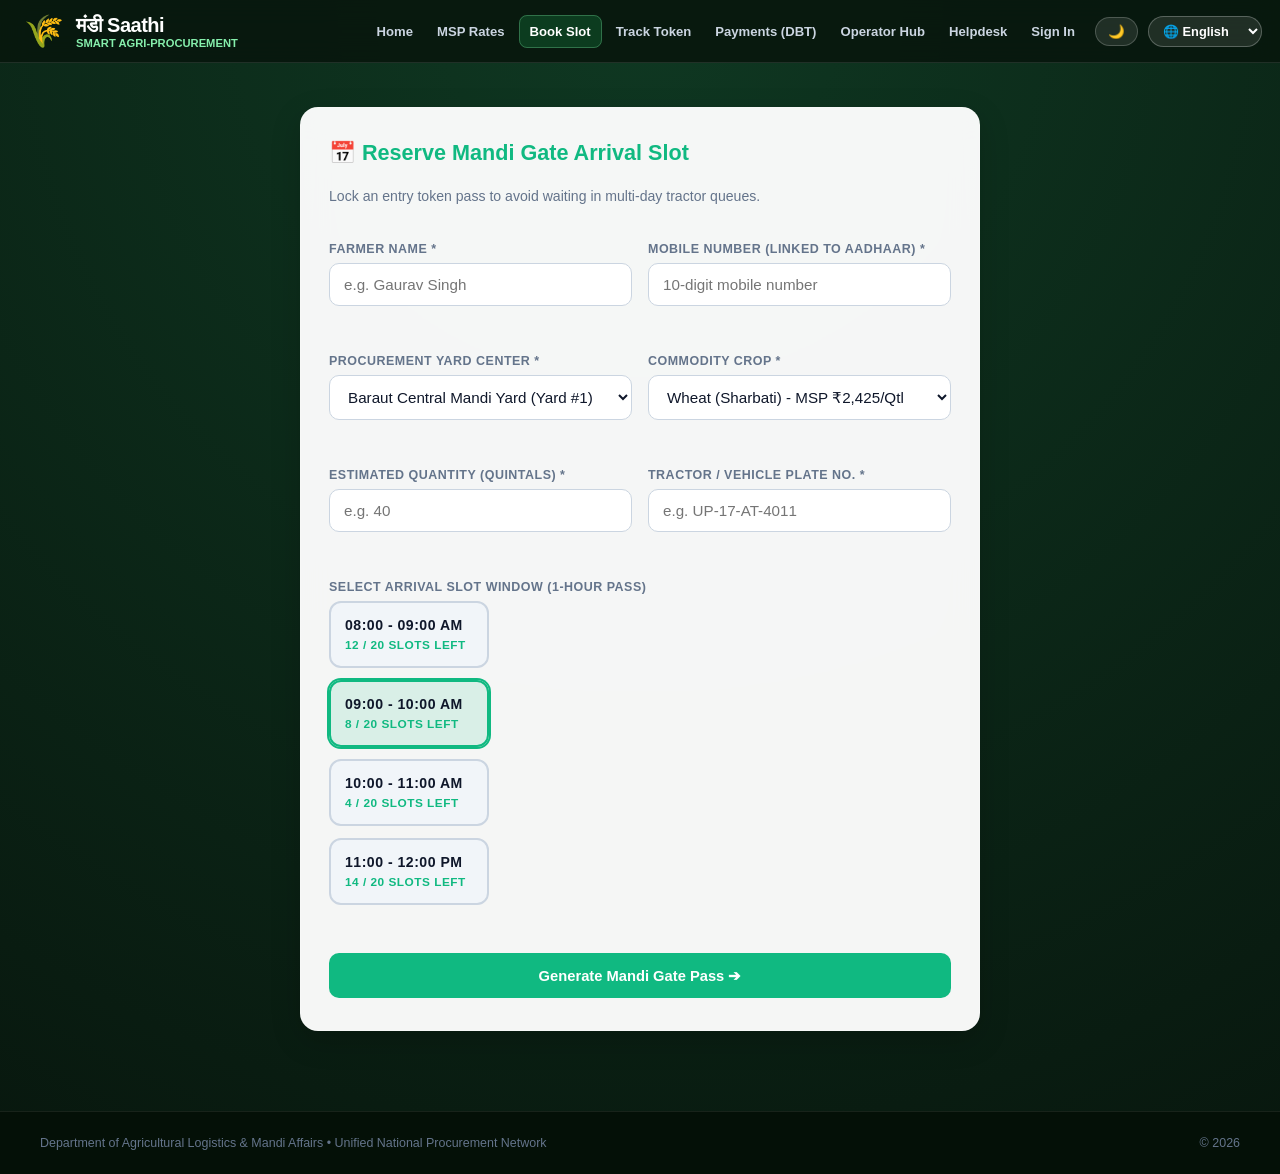
<file: book-slot.html>
<!DOCTYPE html>
<html lang="en">
<head>
  <meta charset="UTF-8" />
  <meta name="viewport" content="width=device-width, initial-scale=1.0" />
  <title>Book Arrival Slot • ई-उपार्जन Pro</title>
  <link rel="stylesheet" href="style.css" />
</head>
<body>

  <nav class="navbar">
    <div class="nav-container">
      <a href="index.html" class="brand">
        <span class="brand-icon">🌾</span>
        <div>
          <div class="brand-title">मंडी Saathi</div>
          <div class="brand-subtitle">Smart Agri-Procurement</div>
        </div>
      </a>
      <ul class="nav-links" id="navLinks"></ul>
    </div>
  </nav>

  <main class="main-content">
    <div class="card" style="max-width: 680px; margin: 20px auto;">
      <h2 class="card-title">📅 Reserve Mandi Gate Arrival Slot</h2>
      <p class="card-desc">Lock an entry token pass to avoid waiting in multi-day tractor queues.</p>

      <form id="bookingForm">
        <div class="form-row">
          <div class="form-group">
            <label>Farmer Name *</label>
            <input type="text" id="farmerName" placeholder="e.g. Gaurav Singh" required />
          </div>
          <div class="form-group">
            <label>Mobile Number (Linked to Aadhaar) *</label>
            <input type="tel" id="farmerPhone" placeholder="10-digit mobile number" required />
          </div>
        </div>

        <div class="form-row">
          <div class="form-group">
            <label>Procurement Yard Center *</label>
            <select id="centerSelect" required>
              <option value="Baraut Central Mandi Yard">Baraut Central Mandi Yard (Yard #1)</option>
              <option value="Baghpat APMC Main Sub-Yard">Baghpat APMC Main Sub-Yard</option>
              <option value="Khekra Grain Mandi Complex">Khekra Grain Mandi Complex</option>
              <option value="Chhaprauli Farmer Hub">Chhaprauli Farmer Hub</option>
            </select>
          </div>
          <div class="form-group">
            <label>Commodity Crop *</label>
            <select id="cropType" required>
              <option value="Wheat (Sharbati)">Wheat (Sharbati) - MSP ₹2,425/Qtl</option>
              <option value="Mustard (RM)">Mustard (Rabi RM) - MSP ₹5,950/Qtl</option>
              <option value="Gram (Chana)">Gram (Chana) - MSP ₹5,650/Qtl</option>
              <option value="Barley (Jau)">Barley - MSP ₹1,980/Qtl</option>
            </select>
          </div>
        </div>

        <div class="form-row">
          <div class="form-group">
            <label>Estimated Quantity (Quintals) *</label>
            <input type="number" id="cropQty" min="5" max="500" placeholder="e.g. 40" required />
          </div>
          <div class="form-group">
            <label>Tractor / Vehicle Plate No. *</label>
            <input type="text" id="vehicleNo" placeholder="e.g. UP-17-AT-4011" required />
          </div>
        </div>

        <div class="form-group" style="margin-bottom: 20px;">
          <label>Select Arrival Slot Window (1-Hour Pass)</label>
          <div class="slot-grid">
            <label>
              <input type="radio" name="arrivalSlot" value="08:00 AM - 09:00 AM" class="slot-radio" />
              <div class="slot-box">
                <span class="slot-time">08:00 - 09:00 AM</span>
                <span class="slot-count">12 / 20 Slots Left</span>
              </div>
            </label>
            <label>
              <input type="radio" name="arrivalSlot" value="09:00 AM - 10:00 AM" class="slot-radio" checked />
              <div class="slot-box">
                <span class="slot-time">09:00 - 10:00 AM</span>
                <span class="slot-count">8 / 20 Slots Left</span>
              </div>
            </label>
            <label>
              <input type="radio" name="arrivalSlot" value="10:00 AM - 11:00 AM" class="slot-radio" />
              <div class="slot-box">
                <span class="slot-time">10:00 - 11:00 AM</span>
                <span class="slot-count">4 / 20 Slots Left</span>
              </div>
            </label>
            <label>
              <input type="radio" name="arrivalSlot" value="11:00 AM - 12:00 PM" class="slot-radio" />
              <div class="slot-box">
                <span class="slot-time">11:00 - 12:00 PM</span>
                <span class="slot-count">14 / 20 Slots Left</span>
              </div>
            </label>
          </div>
        </div>

        <button type="submit" class="btn btn-primary">Generate Mandi Gate Pass ➔</button>
      </form>
    </div>
  </main>

  <footer class="portal-footer">
    <div class="footer-inner">
      <p>Department of Agricultural Logistics & Mandi Affairs • Unified National Procurement Network</p>
      <span>© 2026</span>
    </div>
  </footer>

  <script src="script.js"></script>
</body>
</html>
</file>
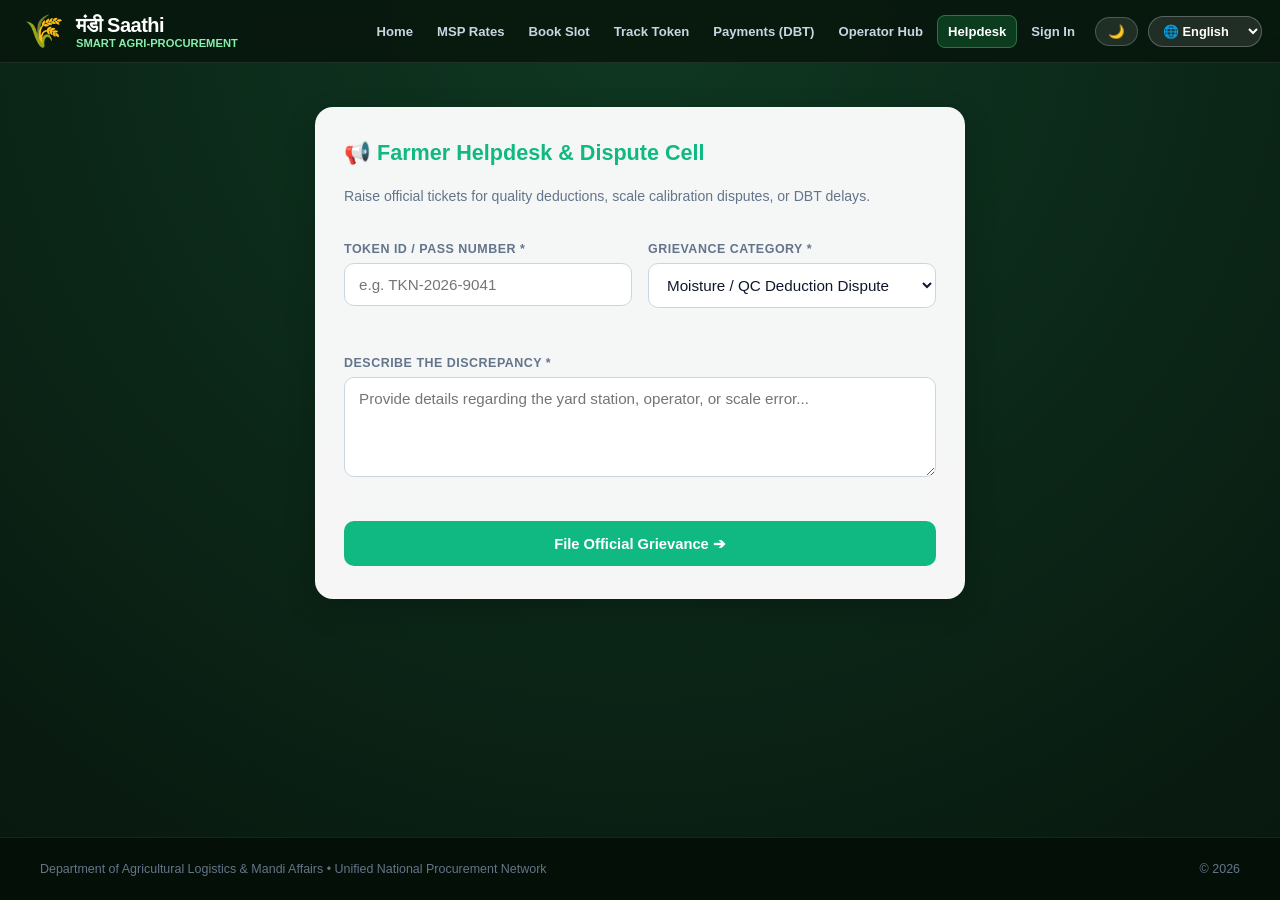
<file: grievance.html>
<!DOCTYPE html>
<html lang="en">
<head>
  <meta charset="UTF-8" />
  <meta name="viewport" content="width=device-width, initial-scale=1.0" />
  <title>Farmer Grievance Cell • ई-उपार्जन Pro</title>
  <link rel="stylesheet" href="style.css" />
</head>
<body>

  <nav class="navbar">
    <div class="nav-container">
      <a href="index.html" class="brand">
        <span class="brand-icon">🌾</span>
        <div>
          <div class="brand-title">मंडी Saathi</div>
          <div class="brand-subtitle">Smart Agri-Procurement</div>
        </div>
      </a>
      <ul class="nav-links" id="navLinks"></ul>
    </div>
  </nav>

  <main class="main-content">
    <div class="card" style="max-width: 650px; margin: 20px auto;">
      <h2 class="card-title">📢 Farmer Helpdesk & Dispute Cell</h2>
      <p class="card-desc">Raise official tickets for quality deductions, scale calibration disputes, or DBT delays.</p>

      <form id="grievanceForm">
        <div class="form-row">
          <div class="form-group">
            <label>Token ID / Pass Number *</label>
            <input type="text" placeholder="e.g. TKN-2026-9041" required />
          </div>
          <div class="form-group">
            <label>Grievance Category *</label>
            <select required>
              <option value="QC_DISPUTE">Moisture / QC Deduction Dispute</option>
              <option value="SCALE_DISPUTE">Weighbridge Scale Discrepancy</option>
              <option value="DBT_DELAY">DBT Direct Transfer Delay (> 48 hrs)</option>
              <option value="GATE_DELAY">Unwarranted Yard Gate Waiting</option>
            </select>
          </div>
        </div>

        <div class="form-group" style="margin-bottom: 16px;">
          <label>Describe the Discrepancy *</label>
          <textarea rows="4" placeholder="Provide details regarding the yard station, operator, or scale error..." required></textarea>
        </div>

        <button type="submit" class="btn btn-primary">File Official Grievance ➔</button>
      </form>

      <div id="ticketResult" style="display: none; margin-top: 20px; background: var(--slip-bg); border: 1px solid var(--border); padding: 16px; border-radius: 10px;">
        <span style="color: var(--primary); font-weight: 800;">Ticket Successfully Registered!</span>
        <p style="font-size: 0.85rem; color: var(--text-muted); margin-top: 4px;">Reference ID: <strong id="gTicketId" style="color: var(--text-dark);"></strong> (Expected resolution: within 24 hours).</p>
      </div>
    </div>
  </main>

  <footer class="portal-footer">
    <div class="footer-inner">
      <p>Department of Agricultural Logistics & Mandi Affairs • Unified National Procurement Network</p>
      <span>© 2026</span>
    </div>
  </footer>

  <script src="script.js"></script>
</body>
</html>
</file>
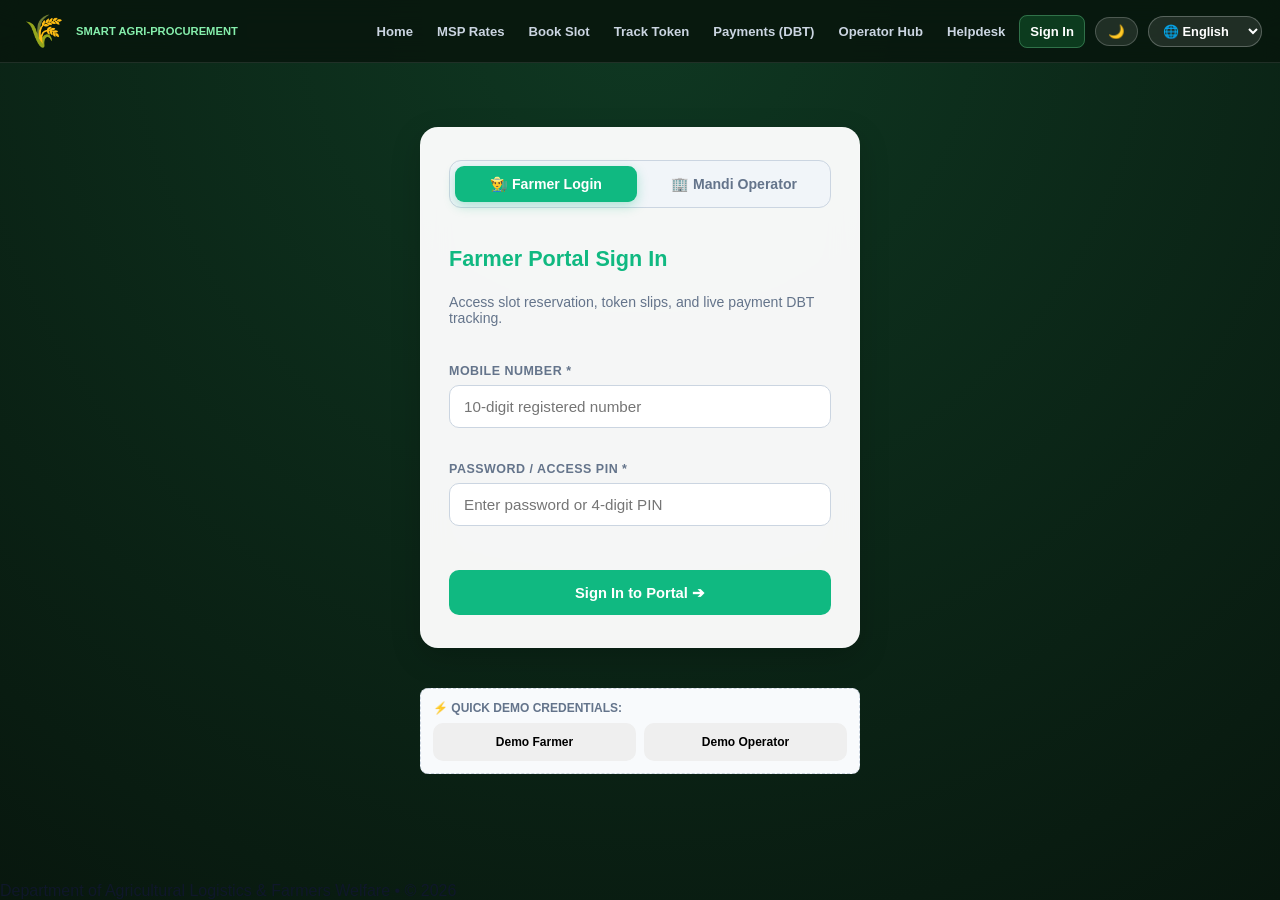
<file: login.html>
<!DOCTYPE html>
<html lang="en">
<head>
  <meta charset="UTF-8" />
  <meta name="viewport" content="width=device-width, initial-scale=1.0" />
  <title>Sign In - Kisan Mandi Portal</title>
  <link rel="stylesheet" href="style.css" />
</head>
<body>

  <nav class="navbar">
    <div class="nav-container">
      <a href="index.html" class="brand">
        <span class="brand-icon">🌾</span>
        <div>
          <div class="brand-title"मंडी Saathi></div>
          <div class="brand-subtitle">Smart Agri-Procurement</div>
        </div>
      </a>
      <ul class="nav-links" id="navLinks"></ul>
    </div>
  </nav>

  <main class="main-content" style="max-width: 480px;">
    <div class="card" style="max-width: 440px; margin: 40px auto;">
  
  <!-- Role Switcher Tabs -->
  <div class="tab-container">
    <button type="button" class="tab-btn active" id="roleFarmerBtn" onclick="switchRole('FARMER')">👨‍🌾 Farmer Login</button>
    <button type="button" class="tab-btn" id="roleOperatorBtn" onclick="switchRole('OPERATOR')">🏢 Mandi Operator</button>
  </div>

  <!-- Header Text -->
  <h2 class="card-title" id="loginHeaderTitle">Farmer Portal Sign In</h2>
  <p class="card-desc" id="loginHeaderSubtitle">Access slot reservation, token slips, and live payment DBT tracking.</p>

  <!-- Login Form -->
  <form id="authForm">
    
    <!-- Primary Identifier -->
    <div class="form-group" style="margin-bottom: 16px;">
      <label id="identifierLabel">Mobile Number *</label>
      <input type="text" id="authIdentifier" placeholder="10-digit registered number" required />
    </div>

    <!-- Password / PIN -->
    <div class="form-group" style="margin-bottom: 16px;">
      <label>Password / Access PIN *</label>
      <input type="password" id="authPassword" placeholder="Enter password or 4-digit PIN" required />
    </div>

    <!-- Operator-Only Field (Hidden for Farmers by default) -->
    <div class="form-group" id="operatorFieldGroup" style="display: none; margin-bottom: 16px;">
      <label>Mandi Yard Station ID *</label>
      <input type="text" id="authMandiStation" placeholder="e.g. BARAUT-GATE-01" />
    </div>

    <!-- Submit Button -->
    <button type="submit" class="btn btn-primary">Sign In to Portal ➔</button>

  </form>
</div>

      <div style="margin-top: 20px; padding: 12px; background: #f8fafc; border-radius: 8px; border: 1px dashed var(--border);">
        <span style="font-size: 0.75rem; font-weight: bold; color: var(--text-muted); display: block; margin-bottom: 8px;">
          ⚡ QUICK DEMO CREDENTIALS:
        </span>
        <div style="display: flex; gap: 8px;">
          <button type="button" class="btn btn-outline" style="font-size: 0.75rem; flex: 1;" onclick="fillDemo('farmer')">Demo Farmer</button>
          <button type="button" class="btn btn-outline" style="font-size: 0.75rem; flex: 1;" onclick="fillDemo('operator')">Demo Operator</button>
        </div>
      </div>
    </div>
  </main>

  <footer>Department of Agricultural Logistics & Farmers Welfare • © 2026</footer>
  <script src="script.js"></script>
  <script>
    function fillDemo(role) {
      if (role === 'farmer') {
        document.getElementById('roleFarmerBtn').click();
        document.getElementById('authIdentifier').value = "9876543210";
        document.getElementById('authPassword').value = "1234";
      } else {
        document.getElementById('roleOperatorBtn').click();
        document.getElementById('authIdentifier').value = "operator@mandi.gov.in";
        document.getElementById('authPassword').value = "operator123";
        document.getElementById('authMandiStation').value = "BARAUT-GATE-01";
      }
    }
  </script>
</body>
</html>
</file>
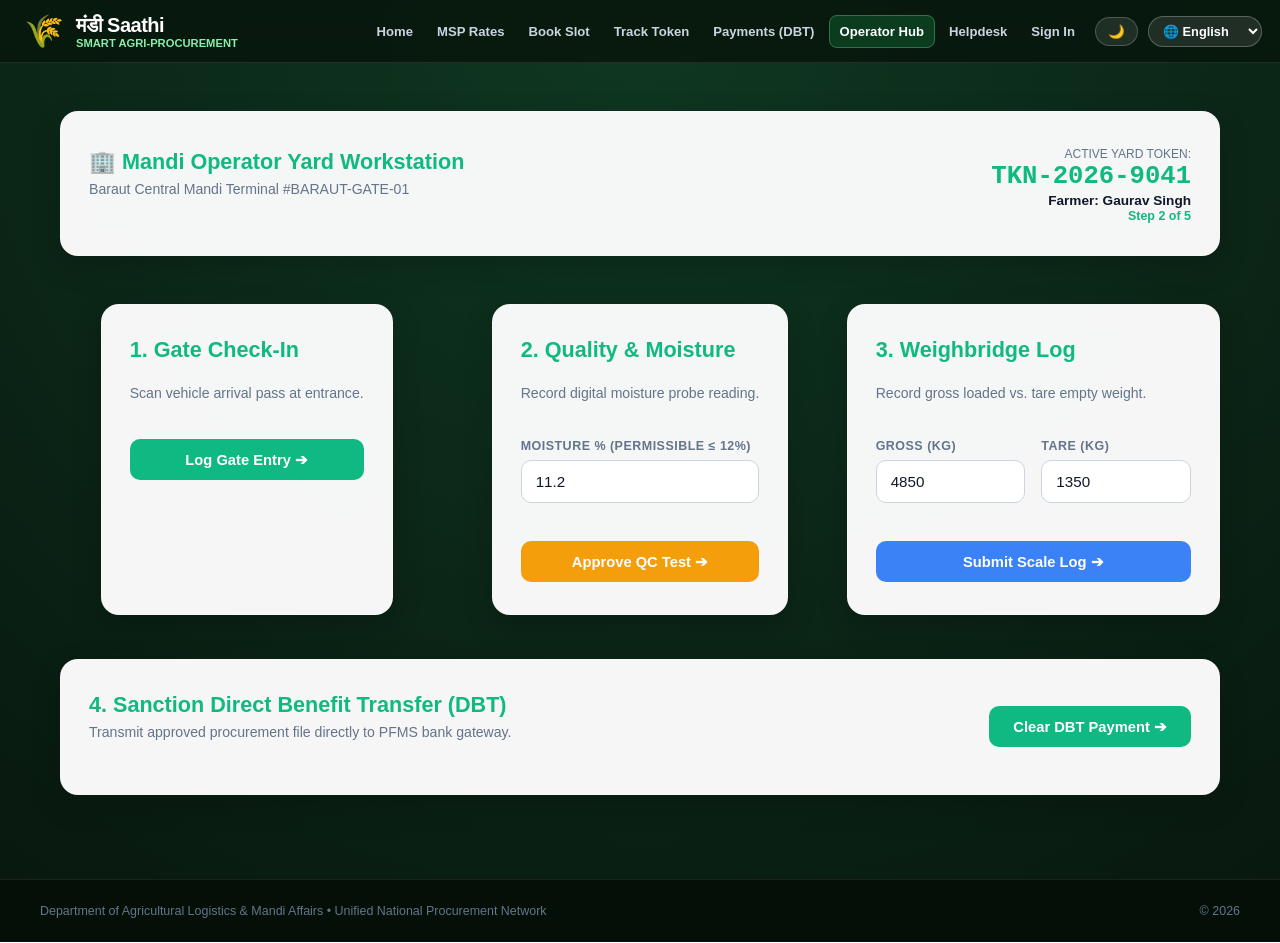
<file: mandi-operator.html>
<!DOCTYPE html>
<html lang="en">
<head>
  <meta charset="UTF-8" />
  <meta name="viewport" content="width=device-width, initial-scale=1.0" />
  <title>Mandi Operator Console • ई-उपार्जन Pro</title>
  <link rel="stylesheet" href="style.css" />
</head>
<body>

  <nav class="navbar">
    <div class="nav-container">
      <a href="index.html" class="brand">
        <span class="brand-icon">🌾</span>
        <div>
          <div class="brand-title">मंडी Saathi</div>
          <div class="brand-subtitle">Smart Agri-Procurement</div>
        </div>
      </a>
      <ul class="nav-links" id="navLinks"></ul>
    </div>
  </nav>

  <main class="main-content" id="operatorConsole">
    <!-- Active Token Header -->
    <div class="card">
      <div style="display: flex; justify-content: space-between; align-items: center; flex-wrap: wrap; gap: 8px;">
        <div>
          <h2 class="card-title">🏢 Mandi Operator Yard Workstation</h2>
          <p class="card-desc">Baraut Central Mandi Terminal #BARAUT-GATE-01</p>
        </div>
        <div style="text-align: right;">
          <span style="font-size: 0.75rem; color: var(--text-muted);">ACTIVE YARD TOKEN:</span>
          <div class="token-tag" id="opTokenId">TKN-2026-9041</div>
          <span style="font-size: 0.85rem; font-weight: 700;" id="opFarmer">Farmer: Gaurav Singh</span>
          <p style="font-size: 0.78rem; color: var(--primary); font-weight: 700;" id="opCurrentStage">Step 2 of 5</p>
        </div>
      </div>
    </div>

    <!-- Station Actions -->
    <div class="grid-3">
      <!-- Station 1 -->
      <div class="card">
        <h3 class="card-title">1. Gate Check-In</h3>
        <p class="card-desc">Scan vehicle arrival pass at entrance.</p>
        <button class="btn btn-primary" id="btnCheckin">Log Gate Entry ➔</button>
      </div>

      <!-- Station 2 -->
      <div class="card">
        <h3 class="card-title">2. Quality & Moisture</h3>
        <p class="card-desc">Record digital moisture probe reading.</p>
        <div class="form-group" style="margin-bottom: 12px;">
          <label>Moisture % (Permissible &le; 12%)</label>
          <input type="number" step="0.1" id="qcMoistureInput" value="11.2" />
        </div>
        <button class="btn btn-secondary" id="btnQC" style="background: var(--accent);">Approve QC Test ➔</button>
      </div>

      <!-- Station 3 -->
      <div class="card">
        <h3 class="card-title">3. Weighbridge Log</h3>
        <p class="card-desc">Record gross loaded vs. tare empty weight.</p>
        <div class="form-row" style="margin-bottom: 8px;">
          <div class="form-group">
            <label>Gross (Kg)</label>
            <input type="number" id="grossWeightInput" value="4850" />
          </div>
          <div class="form-group">
            <label>Tare (Kg)</label>
            <input type="number" id="tareWeightInput" value="1350" />
          </div>
        </div>
        <button class="btn btn-secondary" id="btnWeighment">Submit Scale Log ➔</button>
      </div>
    </div>

    <!-- Station 4 -->
    <div class="card" style="margin-top: 20px;">
      <div style="display: flex; justify-content: space-between; align-items: center; flex-wrap: wrap; gap: 12px;">
        <div>
          <h3 class="card-title">4. Sanction Direct Benefit Transfer (DBT)</h3>
          <p class="card-desc">Transmit approved procurement file directly to PFMS bank gateway.</p>
        </div>
        <button class="btn btn-primary" id="btnPayment" style="width: auto; padding: 12px 24px;">Clear DBT Payment ➔</button>
      </div>
    </div>
  </main>

  <footer class="portal-footer">
    <div class="footer-inner">
      <p>Department of Agricultural Logistics & Mandi Affairs • Unified National Procurement Network</p>
      <span>© 2026</span>
    </div>
  </footer>

  <script src="script.js"></script>
</body>
</html>
</file>
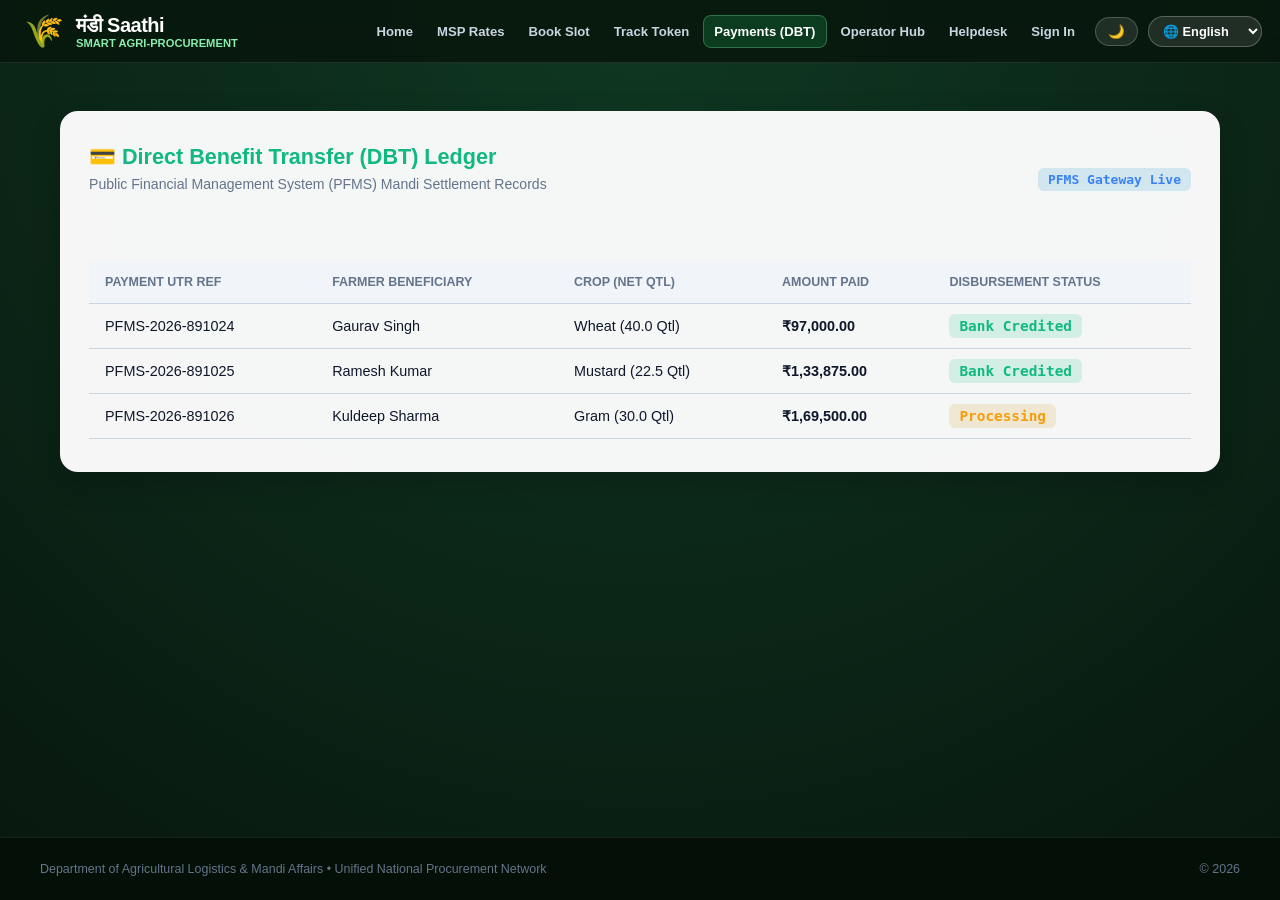
<file: payments.html>
<!DOCTYPE html>
<html lang="en">
<head>
  <meta charset="UTF-8" />
  <meta name="viewport" content="width=device-width, initial-scale=1.0" />
  <title>Direct Benefit Transfer (DBT) Ledger • ई-उपार्जन Pro</title>
  <link rel="stylesheet" href="style.css" />
</head>
<body>

  <nav class="navbar">
    <div class="nav-container">
      <a href="index.html" class="brand">
        <span class="brand-icon">🌾</span>
        <div>
          <div class="brand-title">मंडी Saathi</div>
          <div class="brand-subtitle">Smart Agri-Procurement</div>
        </div>
      </a>
      <ul class="nav-links" id="navLinks"></ul>
    </div>
  </nav>

  <main class="main-content">
    <div class="card">
      <div style="display: flex; justify-content: space-between; align-items: center; margin-bottom: 16px; flex-wrap: wrap; gap: 8px;">
        <div>
          <h2 class="card-title">💳 Direct Benefit Transfer (DBT) Ledger</h2>
          <p class="card-desc">Public Financial Management System (PFMS) Mandi Settlement Records</p>
        </div>
        <span class="badge-msp" style="background: rgba(2, 132, 199, 0.15); color: var(--secondary);">PFMS Gateway Live</span>
      </div>

      <table class="rate-table">
        <thead>
          <tr>
            <th>Payment UTR Ref</th>
            <th>Farmer Beneficiary</th>
            <th>Crop (Net Qtl)</th>
            <th>Amount Paid</th>
            <th>Disbursement Status</th>
          </tr>
        </thead>
        <tbody>
          <tr>
            <td><code>PFMS-2026-891024</code></td>
            <td>Gaurav Singh</td>
            <td>Wheat (40.0 Qtl)</td>
            <td><strong>₹97,000.00</strong></td>
            <td><span class="badge-msp">Bank Credited</span></td>
          </tr>
          <tr>
            <td><code>PFMS-2026-891025</code></td>
            <td>Ramesh Kumar</td>
            <td>Mustard (22.5 Qtl)</td>
            <td><strong>₹1,33,875.00</strong></td>
            <td><span class="badge-msp">Bank Credited</span></td>
          </tr>
          <tr>
            <td><code>PFMS-2026-891026</code></td>
            <td>Kuldeep Sharma</td>
            <td>Gram (30.0 Qtl)</td>
            <td><strong>₹1,69,500.00</strong></td>
            <td><span class="badge-msp" style="background: rgba(202, 138, 4, 0.15); color: var(--accent);">Processing</span></td>
          </tr>
        </tbody>
      </table>
    </div>
  </main>

  <footer class="portal-footer">
    <div class="footer-inner">
      <p>Department of Agricultural Logistics & Mandi Affairs • Unified National Procurement Network</p>
      <span>© 2026</span>
    </div>
  </footer>

  <script src="script.js"></script>
</body>
</html>
</file>
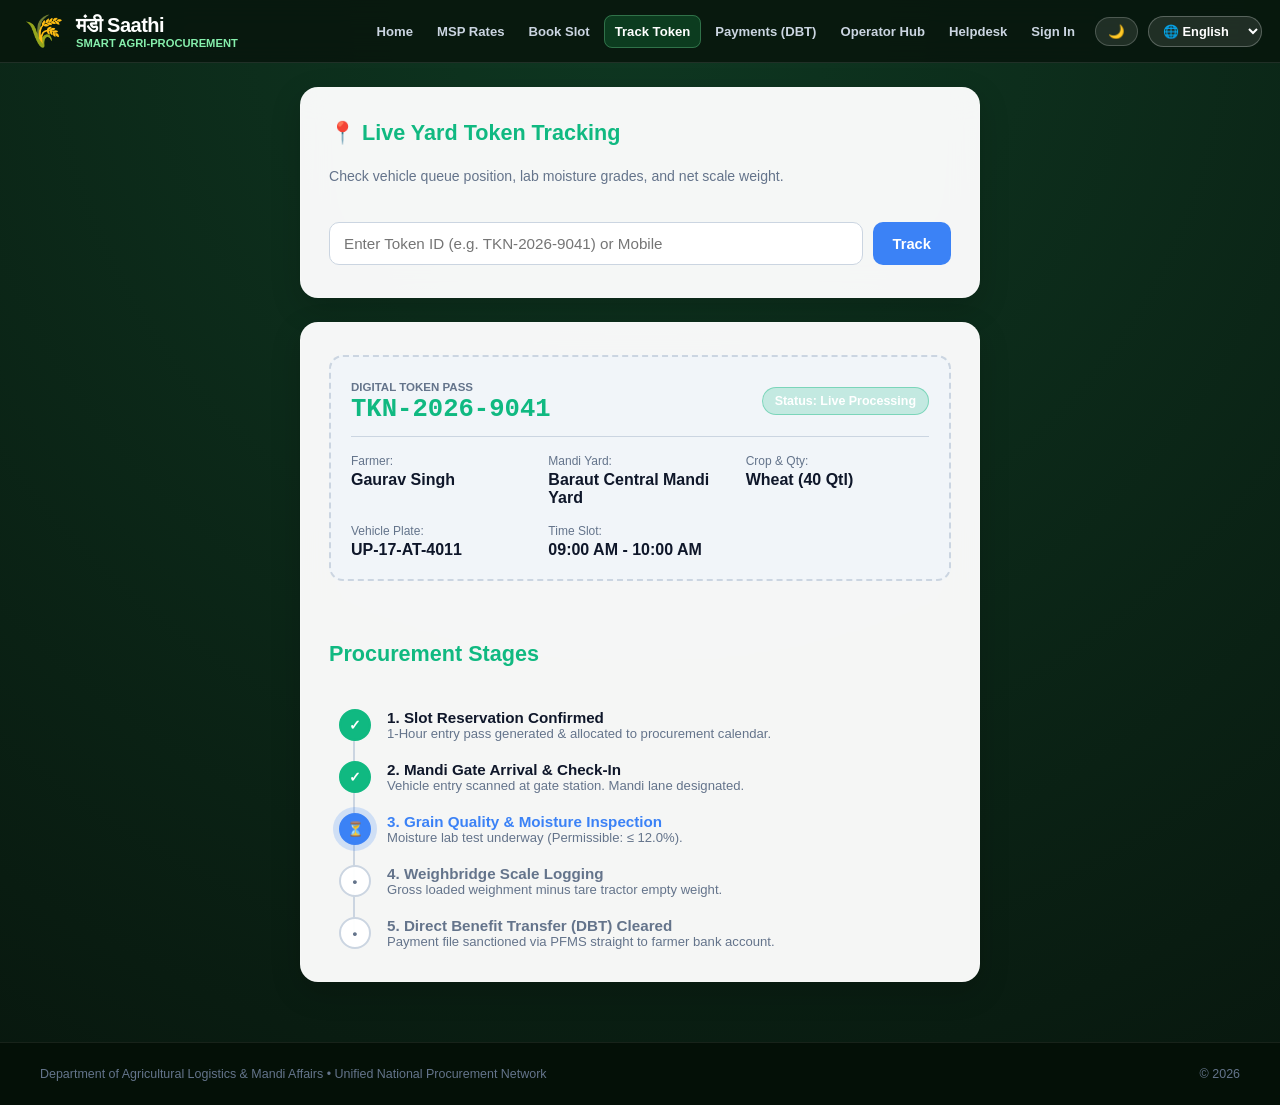
<file: track-status.html>
<!DOCTYPE html>
<html lang="en">
<head>
  <meta charset="UTF-8" />
  <meta name="viewport" content="width=device-width, initial-scale=1.0" />
  <title>Track Token Status • ई-उपार्जन Pro</title>
  <link rel="stylesheet" href="style.css" />
</head>
<body>

  <nav class="navbar">
    <div class="nav-container">
      <a href="index.html" class="brand">
        <span class="brand-icon">🌾</span>
        <div>
          <div class="brand-title">मंडी Saathi</div>
          <div class="brand-subtitle">Smart Agri-Procurement</div>
        </div>
      </a>
      <ul class="nav-links" id="navLinks"></ul>
    </div>
  </nav>

  <main class="main-content" id="trackerContainer">
    <!-- Lookup Filter -->
    <div class="card" style="max-width: 680px; margin: 0 auto 24px auto;">
      <h2 class="card-title">📍 Live Yard Token Tracking</h2>
      <p class="card-desc">Check vehicle queue position, lab moisture grades, and net scale weight.</p>
      <div style="display: flex; gap: 10px;">
        <input type="text" id="tokenSearchInput" placeholder="Enter Token ID (e.g. TKN-2026-9041) or Mobile" />
        <button type="button" class="btn btn-secondary" id="lookupBtn">Track</button>
      </div>
    </div>

    <!-- Live Digital Slip -->
    <div class="card" style="max-width: 680px; margin: 0 auto;">
      <div class="token-slip">
        <div class="slip-header">
          <div>
            <span style="font-size: 0.72rem; text-transform: uppercase; font-weight: 700; color: var(--text-muted);">Digital Token Pass</span>
            <div class="token-tag" id="slipTokenId">TKN-2026-9041</div>
          </div>
          <span class="user-badge">Status: Live Processing</span>
        </div>

        <div class="details-grid">
          <div>
            <span style="font-size: 0.75rem; color: var(--text-muted);">Farmer:</span>
            <p><strong id="slipFarmer">Gaurav Singh</strong></p>
          </div>
          <div>
            <span style="font-size: 0.75rem; color: var(--text-muted);">Mandi Yard:</span>
            <p><strong id="slipCenter">Baraut Central Mandi Yard</strong></p>
          </div>
          <div>
            <span style="font-size: 0.75rem; color: var(--text-muted);">Crop & Qty:</span>
            <p><strong id="slipCrop">Wheat (40 Qtl)</strong></p>
          </div>
          <div>
            <span style="font-size: 0.75rem; color: var(--text-muted);">Vehicle Plate:</span>
            <p><strong id="slipVehicle">UP-17-AT-4011</strong></p>
          </div>
          <div>
            <span style="font-size: 0.75rem; color: var(--text-muted);">Time Slot:</span>
            <p><strong id="slipSlot">09:00 AM - 10:00 AM</strong></p>
          </div>
        </div>
      </div>

      <!-- Linear Timeline -->
      <h3 class="card-title" style="margin-top: 20px;">Procurement Stages</h3>
      <div class="timeline">
        <div class="timeline-step step-completed" data-step="1">
          <div class="step-node">✓</div>
          <div class="step-content">
            <h4>1. Slot Reservation Confirmed</h4>
            <p>1-Hour entry pass generated & allocated to procurement calendar.</p>
          </div>
        </div>
        <div class="timeline-step step-completed" data-step="2">
          <div class="step-node">✓</div>
          <div class="step-content">
            <h4>2. Mandi Gate Arrival & Check-In</h4>
            <p>Vehicle entry scanned at gate station. Mandi lane designated.</p>
          </div>
        </div>
        <div class="timeline-step step-active" data-step="3">
          <div class="step-node">⏳</div>
          <div class="step-content">
            <h4>3. Grain Quality & Moisture Inspection</h4>
            <p>Moisture lab test underway (Permissible: &le; 12.0%).</p>
          </div>
        </div>
        <div class="timeline-step" data-step="4">
          <div class="step-node">•</div>
          <div class="step-content">
            <h4>4. Weighbridge Scale Logging</h4>
            <p>Gross loaded weighment minus tare tractor empty weight.</p>
          </div>
        </div>
        <div class="timeline-step" data-step="5">
          <div class="step-node">•</div>
          <div class="step-content">
            <h4>5. Direct Benefit Transfer (DBT) Cleared</h4>
            <p>Payment file sanctioned via PFMS straight to farmer bank account.</p>
          </div>
        </div>
      </div>
    </div>
  </main>

  <footer class="portal-footer">
    <div class="footer-inner">
      <p>Department of Agricultural Logistics & Mandi Affairs • Unified National Procurement Network</p>
      <span>© 2026</span>
    </div>
  </footer>

  <script src="script.js"></script>
</body>
</html>
</file>
<file: style.css>
/* =========================================================
   1. CORE TOKENS & DESIGN SYSTEM
   ========================================================= */
* {
  box-sizing: border-box;
  margin: 0;
  padding: 0;
  font-family: -apple-system, BlinkMacSystemFont, "Segoe UI", Roboto, "Helvetica Neue", Arial, sans-serif;
  transition: background-color 0.25s ease, border-color 0.25s ease, color 0.25s ease;
}

:root {
  --primary: #10b981;
  --primary-dark: #059669;
  --accent: #f59e0b;
  --secondary: #3b82f6;
  --bg-gradient: radial-gradient(circle at 50% 0%, #0f3822 0%, #08170e 100%);
  --surface: rgba(255, 255, 255, 0.96);
  --surface-alt: #f1f5f9;
  --text-main: #0f172a;
  --text-muted: #64748b;
  --border: #cbd5e1;
  --border-card: rgba(255, 255, 255, 0.2);
  --shadow-card: 0 10px 30px rgba(0, 0, 0, 0.18);
  --input-bg: #ffffff;
}

body.dark-mode {
  --primary: #34d399;
  --primary-dark: #10b981;
  --accent: #fbbf24;
  --secondary: #60a5fa;
  --bg-gradient: radial-gradient(circle at 50% 0%, #092315 0%, #030805 100%);
  --surface: rgba(15, 23, 42, 0.92);
  --surface-alt: #0b1324;
  --text-main: #f8fafc;
  --text-muted: #94a3b8;
  --border: #334155;
  --border-card: rgba(255, 255, 255, 0.08);
  --shadow-card: 0 12px 36px rgba(0, 0, 0, 0.55);
  --input-bg: #0f172a;
}


body {
  min-height: 100vh;
  background: var(--bg-gradient);
  color: var(--text-main);
  display: flex;
  flex-direction: column;
}

/* =========================================================
   2. TOP TICKER & NAVBAR
   ========================================================= */
.mandi-ticker-strip {
  background: #041007;
  border-bottom: 1px solid rgba(255, 255, 255, 0.08);
  overflow: hidden;
  white-space: nowrap;
  padding: 7px 0;
  font-size: 0.78rem;
  color: #94a3b8;
}

.ticker-content {
  display: inline-flex;
  gap: 36px;
  padding-left: 20px;
}

.ticker-content em.up { color: #34d399; font-style: normal; font-weight: 700; }
.ticker-content em.steady { color: #94a3b8; font-style: normal; }

.navbar {
  background: rgba(8, 23, 14, 0.92);
  backdrop-filter: blur(14px);
  border-bottom: 1px solid rgba(255, 255, 255, 0.1);
  position: sticky;
  top: 0;
  z-index: 100;
}

.nav-container {
  max-width: 1240px;
  margin: 0 auto;
  padding: 12px 24px;
  display: flex;
  align-items: center;
  justify-content: space-between;
}

.brand {
  display: flex;
  align-items: center;
  gap: 12px;
  text-decoration: none;
  color: #ffffff;
}

.brand-icon {
  font-size: 2rem;
  display: inline-block;
  transform-origin: bottom center;
  animation: wheatWave 2.8s ease-in-out infinite;
}

@keyframes wheatWave {
  0%, 100% { transform: rotate(0deg); }
  20% { transform: rotate(14deg) scale(1.05); }
  40% { transform: rotate(-10deg); }
  60% { transform: rotate(8deg); }
  80% { transform: rotate(-4deg); }
}

.brand-title { font-size: 1.25rem; font-weight: 900; letter-spacing: -0.5px; }
.brand-subtitle { font-size: 0.7rem; color: #86efac; text-transform: uppercase; font-weight: 700; }

.nav-links {
  display: flex;
  align-items: center;
  list-style: none;
  gap: 6px;
}

.nav-links a {
  color: #cbd5e1;
  text-decoration: none;
  font-size: 0.84rem;
  font-weight: 600;
  padding: 8px 14px;
  border-radius: 8px;
  transition: all 0.2s;
}

.nav-links a:hover,
.nav-links a.active {
  background: rgba(34, 197, 94, 0.2);
  color: #ffffff;
  border: 1px solid rgba(134, 239, 172, 0.3);
}

.theme-btn {
  background: rgba(255, 255, 255, 0.1);
  border: 1px solid rgba(255, 255, 255, 0.2);
  color: #fff;
  border-radius: 20px;
  padding: 6px 12px;
  cursor: pointer;
  margin-left: 6px;
}

.lang-select {
  background: rgba(255, 255, 255, 0.1);
  border: 1px solid rgba(255, 255, 255, 0.25);
  color: #ffffff;
  border-radius: 20px;
  padding: 6px 10px;
  font-size: 0.8rem;
  font-weight: 700;
  cursor: pointer;
  margin-left: 6px;
}

.lang-select option { background: #0b1710; color: #fff; }

.user-badge {
  background: rgba(16, 185, 129, 0.2);
  border: 1px solid rgba(16, 185, 129, 0.4);
  padding: 6px 12px;
  border-radius: 20px;
  color: #ffffff;
  font-size: 0.78rem;
  font-weight: 700;
}

.btn-logout {
  background: rgba(239, 68, 68, 0.2);
  color: #fca5a5;
  border: 1px solid rgba(239, 68, 68, 0.4);
  padding: 6px 12px;
  border-radius: 8px;
  font-weight: 700;
  cursor: pointer;
}

/* =========================================================
   3. UNIVERSAL CARDS & CONTAINERS
   ========================================================= */
.main-content {
  max-width: 1200px;
  margin: 0 auto;
  padding: 24px 20px 60px;
  width: 100%;
  flex: 1;
}

/* =========================================================
   FORM SPACING & LAYOUT FIX (PREVENTS COLLAPSING / OVERLAPPING)
   ========================================================= */

/* Ensure the card has proper internal spacing */
.card {
  background: var(--surface);
  backdrop-filter: blur(16px);
  border-radius: 18px;
  padding: 32px 28px;
  border: 1px solid var(--border-card);
  box-shadow: var(--shadow-card);
  margin: 24px auto;
  display: flex;
  flex-direction: column;
  gap: 16px; /* Automatic spacing between any direct child elements */
}

/* Form container */
form {
  display: flex;
  flex-direction: column;
  gap: 18px; /* Spacing between form rows and fields */
  width: 100%;
}

/* Row wrapper for side-by-side inputs */
.form-row {
  display: flex;
  gap: 18px;
  width: 100%;
}

/* Individual field group */
.form-group {
  flex: 1;
  display: flex;
  flex-direction: column;
  align-items: flex-start;
  gap: 8px; /* Space between the label and the input box */
  width: 100%;
}

/* Labels must be block-level so inputs drop to the next line */
label {
  display: block;
  font-size: 0.8rem;
  font-weight: 700;
  color: var(--text-muted);
  text-transform: uppercase;
  letter-spacing: 0.5px;
  line-height: 1.2;
}

/* Inputs, dropdowns, and textareas */
input[type="text"],
input[type="tel"],
input[type="password"],
input[type="number"],
select,
textarea {
  display: block;
  width: 100%;
  padding: 12px 14px;
  border: 1.5px solid var(--border);
  border-radius: 10px;
  font-size: 0.95rem;
  background-color: var(--input-bg);
  color: var(--text-main);
  outline: none;
  box-sizing: border-box;
}

/* Ensure textarea starts with good default height */
textarea {
  resize: vertical;
  min-height: 100px;
}

/* Buttons inside forms */
form .btn,
form button[type="submit"] {
  margin-top: 10px;
  padding: 14px 20px;
  width: 100%;
}

/* Role tab bar in login.html */
.tab-container {
  display: flex;
  background: var(--surface-alt);
  padding: 6px;
  border-radius: 12px;
  gap: 8px;
  margin-bottom: 8px;
  border: 1px solid var(--border);
  width: 100%;
}

.tab-btn {
  flex: 1;
  padding: 10px 14px;
  border: none;
  background: transparent;
  color: var(--text-muted);
  font-weight: 700;
  font-size: 0.88rem;
  border-radius: 8px;
  cursor: pointer;
}

/* Mobile responsive fallback */
@media (max-width: 640px) {
  .form-row {
    flex-direction: column;
    gap: 16px;
  }
}

.card-title {
  font-size: 1.35rem;
  font-weight: 800;
  color: var(--primary);
  margin-bottom: 6px;
}

.card-desc {
  font-size: 0.88rem;
  color: var(--text-muted);
  margin-bottom: 22px;
}

/* =========================================================
   4. FORM INPUTS & LABELS
   ========================================================= */
.form-row {
  display: flex;
  gap: 16px;
  margin-bottom: 16px;
}

.form-group {
  flex: 1;
  display: flex;
  flex-direction: column;
  gap: 6px;
  margin-bottom: 14px;
}

label {
  font-size: 0.78rem;
  font-weight: 800;
  color: var(--text-muted);
  text-transform: uppercase;
  letter-spacing: 0.5px;
}

input, select, textarea {
  width: 100%;
  padding: 12px 14px;
  border: 1.5px solid var(--border);
  border-radius: 10px;
  font-size: 0.95rem;
  background-color: var(--input-bg);
  color: var(--text-main);
  outline: none;
}

input:focus, select:focus, textarea:focus {
  border-color: var(--primary);
  box-shadow: 0 0 0 3px rgba(16, 185, 129, 0.2);
}

/* =========================================================
   5. BUTTONS & ROLE TABS
   ========================================================= */
.btn {
  display: inline-flex;
  align-items: center;
  justify-content: center;
  gap: 8px;
  padding: 12px 20px;
  font-size: 0.92rem;
  font-weight: 700;
  border-radius: 10px;
  border: none;
  cursor: pointer;
  text-decoration: none;
  transition: all 0.2s;
}

.btn-primary {
  background: var(--primary);
  color: #ffffff;
  width: 100%;
}

.btn-primary:hover {
  background: var(--primary-dark);
  transform: translateY(-1px);
}

.btn-secondary {
  background: var(--secondary);
  color: #ffffff;
}

.tab-container {
  display: flex;
  background: var(--surface-alt);
  padding: 5px;
  border-radius: 12px;
  gap: 6px;
  margin-bottom: 22px;
  border: 1px solid var(--border);
}

.tab-btn {
  flex: 1;
  padding: 10px 14px;
  border: none;
  background: transparent;
  color: var(--text-muted);
  font-weight: 700;
  font-size: 0.88rem;
  border-radius: 9px;
  cursor: pointer;
  display: inline-flex;
  align-items: center;
  justify-content: center;
  gap: 8px;
}

.tab-btn.active {
  background: var(--primary);
  color: #ffffff;
  box-shadow: 0 4px 12px rgba(16, 185, 129, 0.3);
}

/* =========================================================
   6. SLOT SELECTION GRID
   ========================================================= */
.slot-grid {
  display: grid;
  grid-template-columns: repeat(auto-fit, minmax(160px, 1fr));
  gap: 12px;
}

.slot-radio { display: none; }

.slot-box {
  border: 2px solid var(--border);
  padding: 14px;
  border-radius: 12px;
  cursor: pointer;
  background: var(--surface-alt);
  display: flex;
  flex-direction: column;
  gap: 4px;
}

.slot-time {
  font-weight: 800;
  font-size: 0.88rem;
  color: var(--text-main);
}

.slot-count {
  font-size: 0.74rem;
  font-weight: 700;
  color: var(--primary);
}

.slot-radio:checked + .slot-box {
  border-color: var(--primary);
  background: rgba(16, 185, 129, 0.12);
  box-shadow: 0 0 0 2px var(--primary);
}
/* Vertical separation between main dashboard sections */
.section-container {
  margin-bottom: 36px;
}

/* Internal gap inside the telemetry panel */
.dashboard-panel {
  margin-bottom: 36px;
}

.dashboard-panel .panel-header {
  margin-bottom: 24px;
}

/* Space between the chart wrapper and the panel text above it */
.charts-wrapper {
  margin-top: 20px;
}

/* Directive boxes row */
.directives-strip {
  margin-top: 8px;
}
/* Fix gap between section header text and action cards */
.section-header {
  margin-bottom: 28px !important;
}

.section-sub {
  display: block !important;
  margin-top: 6px !important;
  margin-bottom: 24px !important;
}

.grid-3.modern-actions {
  margin-top: 20px !important;
}


/* =========================================================
   7. TOKEN TRACKER SLIP & TIMELINE
   ========================================================= */
.token-slip {
  background: var(--surface-alt);
  border: 2px dashed var(--border);
  border-radius: 14px;
  padding: 20px;
  margin-bottom: 24px;
}

.slip-header {
  display: flex;
  justify-content: space-between;
  align-items: center;
  border-bottom: 1px solid var(--border);
  padding-bottom: 12px;
  margin-bottom: 14px;
}

.token-tag {
  font-size: 1.6rem;
  font-family: monospace;
  font-weight: 900;
  color: var(--primary);
}

.details-grid {
  display: grid;
  grid-template-columns: repeat(auto-fit, minmax(160px, 1fr));
  gap: 14px;
}

.details-grid strong {
  color: var(--text-main);
  display: block;
  margin-top: 2px;
}

.timeline {
  display: flex;
  flex-direction: column;
  gap: 20px;
  position: relative;
  margin: 20px 0 0 10px;
}

.timeline::before {
  content: "";
  position: absolute;
  top: 14px;
  left: 14px;
  width: 2px;
  height: calc(100% - 28px);
  background: var(--border);
}

.timeline-step {
  display: flex;
  align-items: flex-start;
  gap: 16px;
  position: relative;
  z-index: 2;
}

.step-node {
  width: 32px;
  height: 32px;
  border-radius: 50%;
  background: var(--surface);
  border: 2px solid var(--border);
  color: var(--text-muted);
  display: flex;
  align-items: center;
  justify-content: center;
  font-size: 0.85rem;
  font-weight: bold;
}

.step-content h4 {
  font-size: 0.95rem;
  color: var(--text-muted);
}

.step-content p {
  font-size: 0.82rem;
  color: var(--text-muted);
}

.step-completed .step-node {
  background: var(--primary);
  border-color: var(--primary);
  color: #ffffff;
}

.step-completed .step-content h4 {
  color: var(--text-main);
}

.step-active .step-node {
  background: var(--secondary);
  border-color: var(--secondary);
  color: #ffffff;
  box-shadow: 0 0 0 6px rgba(59, 130, 246, 0.2);
}

.step-active .step-content h4 {
  color: var(--secondary);
  font-weight: bold;
}

/* =========================================================
   8. RATE TABLE & BADGES
   ========================================================= */
.rate-table {
  width: 100%;
  border-collapse: collapse;
  margin-top: 15px;
  font-size: 0.9rem;
}

.rate-table th, .rate-table td {
  padding: 14px 16px;
  text-align: left;
  border-bottom: 1px solid var(--border);
}

.rate-table th {
  background: var(--surface-alt);
  color: var(--text-muted);
  font-weight: 800;
  font-size: 0.78rem;
  text-transform: uppercase;
}

.rate-table td {
  color: var(--text-main);
}

.badge-msp {
  background: rgba(16, 185, 129, 0.15);
  color: var(--primary);
  font-weight: 800;
  padding: 4px 10px;
  border-radius: 6px;
  font-family: monospace;
}

/* =========================================================
   9. HOMEPAGE HERO & GRIDS
   ========================================================= */
.portal-hero {
  text-align: center;
  padding: 48px 20px 24px;
  color: #ffffff;
}

.hero-badge {
  display: inline-block;
  background: rgba(52, 211, 153, 0.12);
  border: 1px solid rgba(52, 211, 153, 0.35);
  color: #6ee7b7;
  padding: 5px 14px;
  border-radius: 20px;
  font-size: 0.76rem;
  font-weight: 700;
  text-transform: uppercase;
  margin-bottom: 16px;
}

.hero-main-title {
  font-size: 2.6rem;
  font-weight: 900;
  margin-bottom: 12px;
}

.hero-subtext {
  font-size: 1.05rem;
  color: #a7f3d0;
  max-width: 680px;
  margin: 0 auto 32px;
  line-height: 1.6;
}

.kpi-banner {
  display: inline-flex;
  background: rgba(0, 0, 0, 0.35);
  backdrop-filter: blur(10px);
  border: 1px solid rgba(255, 255, 255, 0.12);
  border-radius: 16px;
  padding: 12px 24px;
  gap: 36px;
  flex-wrap: wrap;
  justify-content: center;
}

.kpi-pill {
  display: flex;
  flex-direction: column;
  align-items: center;
}

.kpi-num {
  font-size: 1.4rem;
  font-weight: 900;
  font-family: monospace;
  color: #ffffff;
}

.kpi-num.green-text { color: #34d399; }
.kpi-lbl { font-size: 0.72rem; color: #94a3b8; text-transform: uppercase; font-weight: 700; }

.grid-3 {
  display: grid;
  grid-template-columns: repeat(auto-fit, minmax(280px, 1fr));
  gap: 20px;
}

.glass-action-card {
  background: var(--surface);
  backdrop-filter: blur(16px);
  border: 1px solid var(--border-card);
  border-radius: 18px;
  padding: 26px;
  text-decoration: none;
  display: flex;
  flex-direction: column;
  justify-content: space-between;
  box-shadow: var(--shadow-card);
}

.glass-action-card:hover {
  transform: translateY(-4px);
}

.green-accent { border-top: 4px solid var(--primary); }
.amber-accent { border-top: 4px solid var(--accent); }
.blue-accent { border-top: 4px solid var(--secondary); }

.card-icon-bubble {
  width: 48px;
  height: 48px;
  background: var(--surface-alt);
  border-radius: 12px;
  display: flex;
  align-items: center;
  justify-content: center;
  font-size: 1.5rem;
  margin-bottom: 14px;
  border: 1px solid var(--border);
}

.status-chip {
  display: inline-block;
  font-size: 0.68rem;
  font-weight: 800;
  text-transform: uppercase;
  padding: 3px 8px;
  border-radius: 6px;
  margin-bottom: 10px;
}

.chip-green { background: rgba(16, 185, 129, 0.15); color: var(--primary); }
.chip-amber { background: rgba(245, 158, 11, 0.15); color: var(--accent); }
.chip-blue { background: rgba(59, 130, 246, 0.15); color: var(--secondary); }

.card-meta h3 { font-size: 1.25rem; font-weight: 800; color: var(--text-main); margin-bottom: 8px; }
.card-meta p { font-size: 0.88rem; color: var(--text-muted); line-height: 1.5; }

.action-footer {
  display: flex;
  align-items: center;
  justify-content: space-between;
  margin-top: 20px;
  padding-top: 14px;
  border-top: 1px solid var(--border);
  font-size: 0.88rem;
  font-weight: 700;
  color: var(--text-main);
}

.dashboard-panel {
  background: var(--surface);
  border: 1px solid var(--border-card);
  border-radius: 18px;
  padding: 28px;
  box-shadow: var(--shadow-card);
}

.charts-wrapper {
  display: grid;
  grid-template-columns: 2fr 1fr;
  gap: 20px;
  margin-top: 20px;
}

.chart-box {
  background: var(--surface-alt);
  border: 1px solid var(--border);
  border-radius: 14px;
  padding: 16px;
}

.chart-label {
  font-size: 0.76rem;
  font-weight: 800;
  text-transform: uppercase;
  color: var(--text-muted);
  margin-bottom: 12px;
}

.directives-strip {
  display: grid;
  grid-template-columns: repeat(auto-fit, minmax(280px, 1fr));
  gap: 16px;
}

.directive-box {
  background: var(--surface);
  border: 1px solid var(--border-card);
  border-radius: 14px;
  padding: 18px;
  display: flex;
  align-items: flex-start;
  gap: 14px;
  box-shadow: var(--shadow-card);
}

.d-icon {
  font-size: 1.5rem;
  background: var(--surface-alt);
  padding: 8px;
  border-radius: 10px;
}

.d-text strong {
  font-size: 0.9rem;
  color: var(--text-main);
  display: block;
  margin-bottom: 4px;
}

.d-text p {
  font-size: 0.8rem;
  color: var(--text-muted);
  line-height: 1.4;
}

.portal-footer {
  border-top: 1px solid rgba(255, 255, 255, 0.08);
  padding: 24px 20px;
  margin-top: auto;
  background: #041007;
  color: #64748b;
  font-size: 0.78rem;
}

.footer-inner {
  max-width: 1200px;
  margin: 0 auto;
  display: flex;
  justify-content: space-between;
  flex-wrap: wrap;
  gap: 10px;
}

@media (max-width: 850px) {
  .charts-wrapper { grid-template-columns: 1fr; }
  .form-row { flex-direction: column; }
  .nav-container { flex-direction: column; align-items: stretch; gap: 10px; }
  .nav-links { flex-wrap: wrap; }
}
/* --- HIGH CONTRAST HEADINGS & SUBTITLES IN LIGHT/DEFAULT MODE --- */
.section-title,
.portal-hero h1,
.hero-main-title {
  color: #ffffff !important;
  text-shadow: 0 2px 4px rgba(0, 0, 0, 0.45);
}

.section-sub {
  color: #a7f3d0 !important; /* Bright mint green */
  font-weight: 600;
  text-shadow: 0 1px 3px rgba(0, 0, 0, 0.45);
}

/* Ensure inside cards tetap readable */
.card .section-title,
.card .card-title,
.dashboard-panel .panel-title {
  color: var(--primary) !important;
  text-shadow: none;
}

.dashboard-panel .panel-subtitle {
  color: var(--text-muted) !important;
  text-shadow: none;
}
/* =========================================================
   NAVBAR MULTI-LANGUAGE OVERFLOW & WRAPPING FIX
   ========================================================= */

/* Prevent nav link text from wrapping onto two lines */
.nav-links a {
  white-space: nowrap !important;
  text-align: center;
  padding: 8px 10px !important;
  font-size: 0.82rem !important;
}

/* Ensure the nav container and links flex smoothly without squishing */
.nav-container {
  max-width: 1320px !important;
  gap: 12px !important;
}

.nav-links {
  gap: 4px !important;
  flex-shrink: 0;
}

/* Ensure language dropdown and theme button do not compress adjacent links */
.lang-dropdown-wrapper,
.theme-btn {
  flex-shrink: 0;
}
</file>
